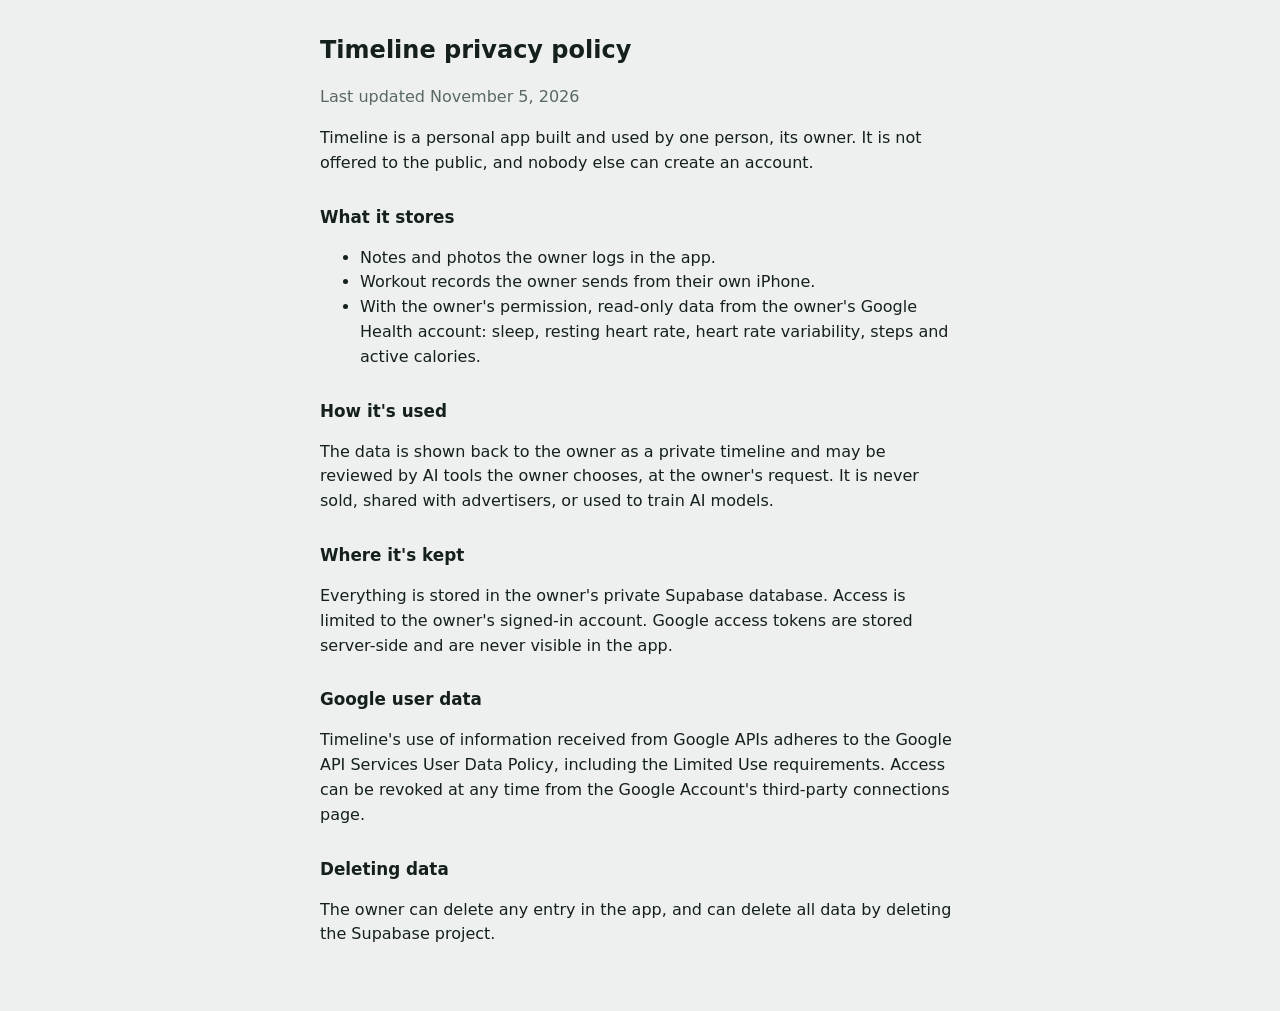
<file: privacy.html>
<!doctype html>
<html lang="en">
<head>
<meta charset="utf-8">
<meta name="viewport" content="width=device-width, initial-scale=1">
<title>Timeline privacy</title>
<style>
  body{margin:0;background:#EDF0EF;color:#15201D;font:16px/1.55 system-ui,-apple-system,sans-serif}
  main{max-width:640px;margin:0 auto;padding:32px 16px 48px}
  h1{font-size:1.5rem;margin:0 0 4px} h2{font-size:1.05rem;margin:28px 0 6px}
  p,li{max-width:65ch} .muted{color:#5A6865}
  @media (prefers-color-scheme: dark){body{background:#0E1412;color:#E3EBE8}.muted{color:#93A39F}}
</style>
</head>
<body>
<main>
  <h1>Timeline privacy policy</h1>
  <p class="muted">Last updated November 5, 2026</p>

  <p>Timeline is a personal app built and used by one person, its owner. It is not offered to the public, and nobody else can create an account.</p>

  <h2>What it stores</h2>
  <ul>
    <li>Notes and photos the owner logs in the app.</li>
    <li>Workout records the owner sends from their own iPhone.</li>
    <li>With the owner's permission, read-only data from the owner's Google Health account: sleep, resting heart rate, heart rate variability, steps and active calories.</li>
  </ul>

  <h2>How it's used</h2>
  <p>The data is shown back to the owner as a private timeline and may be reviewed by AI tools the owner chooses, at the owner's request. It is never sold, shared with advertisers, or used to train AI models.</p>

  <h2>Where it's kept</h2>
  <p>Everything is stored in the owner's private Supabase database. Access is limited to the owner's signed-in account. Google access tokens are stored server-side and are never visible in the app.</p>

  <h2>Google user data</h2>
  <p>Timeline's use of information received from Google APIs adheres to the Google API Services User Data Policy, including the Limited Use requirements. Access can be revoked at any time from the Google Account's third-party connections page.</p>

  <h2>Deleting data</h2>
  <p>The owner can delete any entry in the app, and can delete all data by deleting the Supabase project.</p>
</main>
</body>
</html>
</file>
